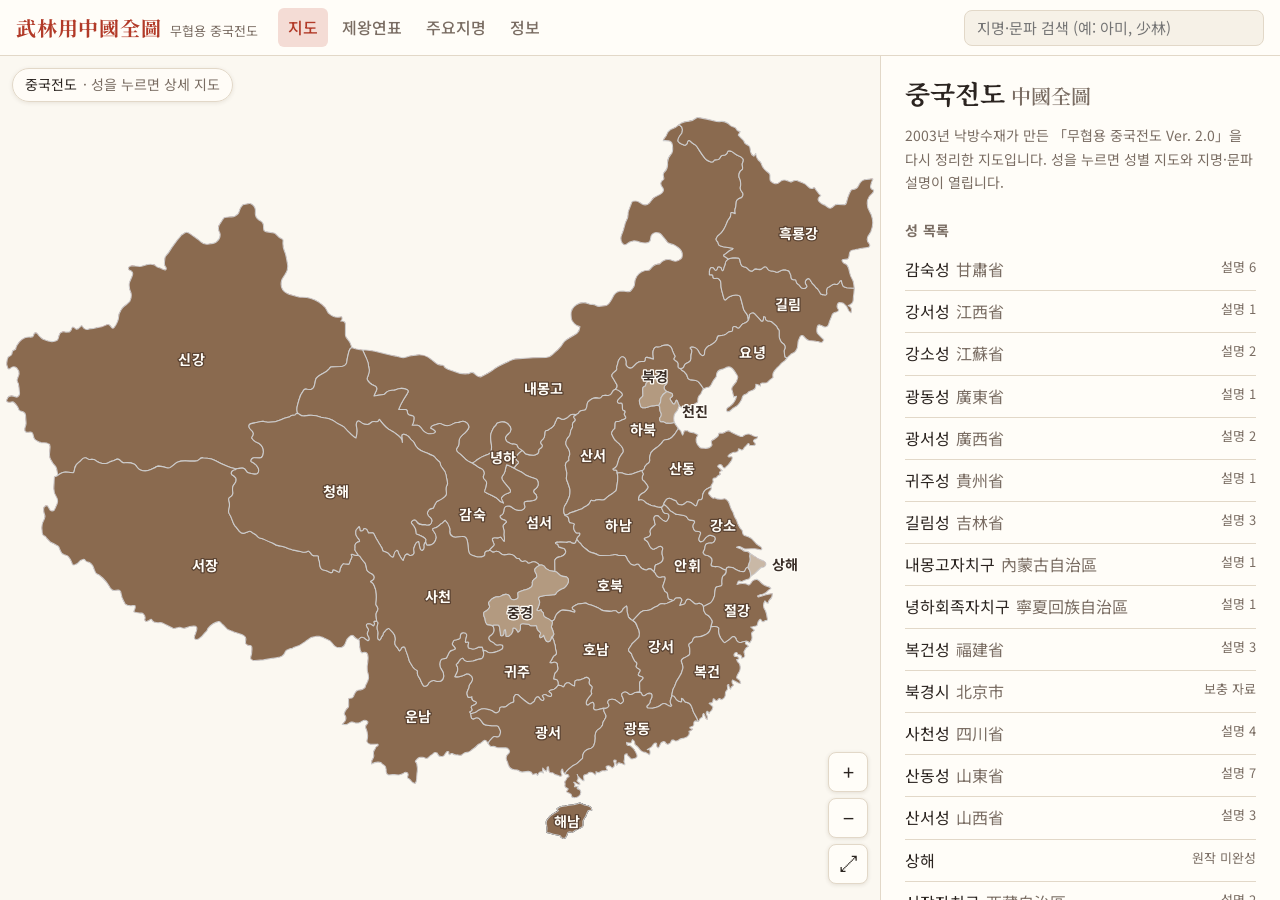
<file: docs/index.html>
<!doctype html>
<html lang="ko">
<head>
<meta charset="utf-8">
<meta name="viewport" content="width=device-width, initial-scale=1, viewport-fit=cover">
<title>무협용 중국전도</title>
<meta name="description" content="2003년 「무협용 중국전도 Ver. 2.0」(낙방수재)을 웹 지도로 다시 만든 것. 성별 지도, 지명·문파 설명, 제왕연표.">
<link rel="preconnect" href="https://fonts.googleapis.com">
<link rel="preconnect" href="https://fonts.gstatic.com" crossorigin>
<link rel="stylesheet" href="https://fonts.googleapis.com/css2?family=Noto+Sans+KR:wght@400;500;700&family=Noto+Serif+KR:wght@600;700&display=swap">
<link rel="stylesheet" href="style.css">
</head>
<body>
<header class="top">
  <a class="brand" href="#/"><span class="brand-hanja">武林用中國全圖</span><span class="brand-ko">무협용 중국전도</span></a>
  <nav class="nav" aria-label="주 메뉴">
    <a href="#/" data-nav="map">지도</a>
    <a href="#/emperors" data-nav="emperors">제왕연표</a>
    <a href="#/landmarks" data-nav="landmarks">주요지명</a>
    <a href="#/about" data-nav="about">정보</a>
  </nav>
  <div class="search">
    <input id="q" type="search" placeholder="지명·문파 검색 (예: 아미, 少林)" autocomplete="off" aria-label="지명·문파 검색" aria-controls="results">
    <ul id="results" class="results" role="listbox" hidden></ul>
  </div>
</header>

<main>
  <section id="view-map" class="view">
    <div class="map-wrap">
      <div class="crumbs" id="crumbs"></div>
      <svg id="map" class="map" role="img" aria-label="지도"></svg>
      <ul class="legend" id="legend" hidden aria-label="범례">
        <li class="legend-toggle"><button type="button" id="legend-toggle" aria-expanded="false">범례 ▾</button></li>
        <li><svg viewBox="0 0 26 12"><circle cx="13" cy="6" r="4.5" fill="none" stroke="#b8452f" stroke-width="2"/></svg>성도(省都)</li>
        <li><svg viewBox="0 0 26 12"><circle cx="13" cy="6" r="3.5" fill="#fffdf8" stroke="#3b2f28"/></svg>시(市)·현(縣)</li>
        <li><svg viewBox="0 0 26 12"><path d="M2 6H24" stroke="#3b2f28" stroke-width="2.5"/></svg>성(省) 경계</li>
        <li><svg viewBox="0 0 26 12"><path d="M2 6H24" stroke="#b8452f" stroke-width="2"/></svg>관도(大)</li>
        <li><svg viewBox="0 0 26 12"><path d="M2 6H24" stroke="#d29a52" stroke-width="1.5"/></svg>관도(少)</li>
        <li><svg viewBox="0 0 26 12"><path d="M2 7Q8 2 13 6T24 5" fill="none" stroke="#4a7aa6" stroke-width="1.5"/></svg>강(江)</li>
      </ul>
      <div class="zoom">
        <button type="button" id="zin" aria-label="확대">+</button>
        <button type="button" id="zout" aria-label="축소">−</button>
        <button type="button" id="zfit" aria-label="전체 보기">⤢</button>
      </div>
    </div>
    <aside id="panel" class="panel" aria-live="polite">
      <button type="button" class="panel-grip" id="grip" aria-label="패널 펼치기/접기"></button>
      <div id="panel-body" class="panel-body"></div>
    </aside>
  </section>
  <section id="view-page" class="view page" hidden></section>
</main>

<noscript><p class="noscript">이 사이트는 JavaScript가 필요합니다.</p></noscript>
<script src="app.js"></script>
</body>
</html>
</file>
<file: docs/style.css>
:root {
  --bg: #f6f1e7;
  --paper: #fffdf8;
  --ink: #2b2420;
  --muted: #7a6d63;
  --line: #e2d8c8;
  --accent: #b23a28;
  --accent-soft: #f4dcd5;
  --province: #8a6a4f;
  --province-hover: #6f5340;
  --shadow: 0 2px 12px rgba(60, 40, 20, .12);
  --top-h: 56px;
  --panel-w: 400px;
  color-scheme: light;
}
@media (prefers-color-scheme: dark) {
  :root:not([data-theme="light"]) {
    --bg: #1c1916; --paper: #26221e; --ink: #ece4d8; --muted: #a89a8a; --line: #3a332c;
    --accent: #e0705c; --accent-soft: #4a2a23; --shadow: 0 2px 12px rgba(0, 0, 0, .4);
    color-scheme: dark;
  }
}
:root[data-theme="dark"] {
  --bg: #1c1916; --paper: #26221e; --ink: #ece4d8; --muted: #a89a8a; --line: #3a332c;
  --accent: #e0705c; --accent-soft: #4a2a23; --shadow: 0 2px 12px rgba(0, 0, 0, .4);
  color-scheme: dark;
}

* { box-sizing: border-box; }
html, body { margin: 0; height: 100%; }
body {
  background: var(--bg); color: var(--ink);
  font: 16px/1.7 "Noto Sans KR", system-ui, sans-serif;
  word-break: keep-all; overflow-wrap: anywhere;
}
a { color: var(--accent); }
button { font: inherit; color: inherit; }

/* header */
.top {
  position: sticky; top: 0; z-index: 20; height: var(--top-h);
  display: flex; align-items: center; gap: 20px; padding: 0 16px;
  background: var(--paper); border-bottom: 1px solid var(--line);
}
.brand { display: flex; align-items: baseline; gap: 8px; text-decoration: none; color: var(--ink); white-space: nowrap; }
.brand-hanja { font: 700 20px "Noto Serif KR", serif; color: var(--accent); letter-spacing: .04em; }
.brand-ko { font-size: 13px; color: var(--muted); }
.nav { display: flex; gap: 4px; }
.nav a { padding: 6px 10px; border-radius: 6px; text-decoration: none; color: var(--muted); font-weight: 500; white-space: nowrap; }
.nav a:hover { color: var(--ink); background: var(--bg); }
.nav a.on { color: var(--accent); background: var(--accent-soft); }
.search { position: relative; margin-left: auto; width: 300px; }
.search input {
  width: 100%; height: 36px; padding: 0 12px; border: 1px solid var(--line); border-radius: 8px;
  background: var(--bg); color: var(--ink); font: inherit; font-size: 15px;
}
.search input:focus { outline: 2px solid var(--accent); outline-offset: -1px; }
.results {
  position: absolute; top: 42px; right: 0; width: 360px; max-width: calc(100vw - 32px); max-height: 60vh; overflow: auto;
  margin: 0; padding: 4px; list-style: none; background: var(--paper); border: 1px solid var(--line);
  border-radius: 10px; box-shadow: var(--shadow);
}
.results li { padding: 8px 10px; border-radius: 6px; cursor: pointer; line-height: 1.4; }
.results li[aria-selected="true"], .results li:hover { background: var(--accent-soft); }
.results .r-name { font-weight: 700; }
.results .r-hanja { color: var(--muted); margin-left: 4px; }
.results .r-meta { display: block; font-size: 13px; color: var(--muted); }
.results .r-empty { color: var(--muted); cursor: default; }

/* map view */
main { height: calc(100% - var(--top-h)); }
.view { height: 100%; }
#view-map { display: flex; }
#view-map[hidden] { display: none; }
.map-wrap { position: relative; flex: 1; min-width: 0; background: #fbf8f1; }
.map { width: 100%; height: 100%; display: block; touch-action: none; cursor: grab; user-select: none; }
.map.dragging { cursor: grabbing; }
.crumbs {
  position: absolute; top: 12px; left: 12px; z-index: 2; display: flex; gap: 6px; align-items: center;
  padding: 4px 12px; background: rgba(255, 253, 248, .92); border: 1px solid #e2d8c8; border-radius: 999px;
  font-size: 14px; color: #2b2420; box-shadow: 0 1px 4px rgba(60, 40, 20, .1);
}
.crumbs a { color: #b23a28; text-decoration: none; font-weight: 500; }
.zoom { position: absolute; right: 12px; bottom: 16px; display: flex; flex-direction: column; gap: 6px; }
.zoom button {
  width: 40px; height: 40px; border: 1px solid #e2d8c8; border-radius: 8px; background: #fffdf8; color: #2b2420;
  font-size: 20px; line-height: 1; cursor: pointer; box-shadow: 0 1px 4px rgba(60, 40, 20, .12);
}
.zoom button:hover { background: #f4dcd5; }

/* svg content */
.map .province path[fill="#ff0000"] { fill: var(--province); transition: fill .15s; }
.map .province { cursor: pointer; }
.map .province:hover path[fill="#ff0000"], .map .province.on path[fill="#ff0000"] { fill: var(--province-hover); }
.map .province.todo path[fill="#ff0000"] { fill: #c9b8a6; }
.map .province.extra path[fill="#ff0000"] { fill: #b39a80; }
.plbl { font-family: "Noto Sans KR", sans-serif; font-weight: 700; fill: #fffdf8; paint-order: stroke; stroke: #5b4332; stroke-linejoin: round; cursor: pointer; letter-spacing: .02em; }
.plbl.light { fill: #3b2f28; stroke: #fffdf8; }
.lbl { font-family: "Noto Sans KR", sans-serif; paint-order: stroke; stroke: #fffdf8; stroke-linejoin: round; fill: #3a302a; cursor: pointer; }
.lbl.minor { fill: #4a4038; }
.lbl.major { font-weight: 700; fill: #8c2a1c; }
.lbl.nb { fill: #8a7a6c; font-style: italic; }
.lbl.sel { fill: #b23a28; }
.lbl .hj { fill: #8a7a6c; font-weight: 400; }
.mk { fill: none; stroke: #b23a28; cursor: pointer; }
.mk.sel { fill: rgba(178, 58, 40, .2); }
.hide-minor .minor { display: none; }
.hide-hanja .hj { display: none; }

/* province maps: old-map palette over the original SWF colours (SVG files stay untouched) */
.map.detail [stroke="#000000"] { stroke: #3b2f28; }
.map.detail [stroke="#ff0000"] { stroke: #b8452f; }
.map.detail [stroke="#ff6600"] { stroke: #d29a52; }
.map.detail [stroke="#0000ff"], .map.detail [stroke="#0066ff"], .map.detail [stroke="#0033ff"] { stroke: #4a7aa6; }
.map.detail [fill="#0000ff"]:not([fill-opacity]), .map.detail [fill="#0099ff"], .map.detail [fill="#0066ff"] { fill: #7fa8c9; }
.map.detail [fill="#3399ff"] { fill: #fffdf8; }
.map.detail [fill="#009900"], .map.detail [fill="#339900"]:not([fill-opacity]) { fill: #6d8a55; }
.map.detail [fill-opacity="0.2"] { fill-opacity: .08; }
/* sea gradients: bright cyan→blue in the original, light indigo washes here */
.map.detail stop[stop-color="#00ccff"], .map.detail stop[stop-color="#00ffff"], .map.detail stop[stop-color="#0099cc"],
.map.detail stop[stop-color="#0099ff"], .map.detail stop[stop-color="#00a0ff"] { stop-color: #d3e2ed; }
.map.detail stop[stop-color="#0000ff"], .map.detail stop[stop-color="#0066ff"], .map.detail stop[stop-color="#006cff"],
.map.detail stop[stop-color="#004fff"] { stop-color: #a7c1d8; }

.legend {
  position: absolute; left: 12px; bottom: 16px; z-index: 2; margin: 0; padding: 8px 12px; list-style: none;
  background: rgba(255, 253, 248, .92); border: 1px solid #e2d8c8; border-radius: 8px;
  font-size: 12px; line-height: 1.9; color: #3a302a; box-shadow: 0 1px 4px rgba(60, 40, 20, .1);
}
.legend[hidden] { display: none; }
.legend .legend-toggle { display: none; }
.legend li { display: flex; align-items: center; gap: 8px; }
.legend svg { width: 26px; height: 12px; flex: none; }

/* side panel */
.panel {
  width: var(--panel-w); flex: none; overflow: auto; background: var(--paper);
  border-left: 1px solid var(--line); position: relative;
}
.panel-grip { display: none; }
.panel-body { padding: 20px 24px 40px; }
.panel h2 { margin: 0; font: 700 26px/1.3 "Noto Serif KR", serif; }
.panel h2 .hj { font-weight: 600; color: var(--muted); font-size: 20px; margin-left: 6px; }
.meta { display: flex; flex-wrap: wrap; gap: 6px; margin: 10px 0 16px; }
.chip { display: inline-block; padding: 1px 10px; border-radius: 999px; font-size: 13px; background: var(--bg); border: 1px solid var(--line); color: var(--muted); text-decoration: none; }
a.chip:hover { border-color: var(--accent); color: var(--accent); }
.chip.k { background: var(--accent-soft); border-color: transparent; color: var(--accent); }
.page-title { margin: 22px 0 6px; font-size: 15px; color: var(--accent); font-weight: 700; }
.prose p { margin: 0 0 .9em; }
.prose p.li { padding-left: .2em; }
.prose h4 { margin: 1.4em 0 .4em; font-size: 16px; }
.note { font-size: 14px; color: var(--muted); }
.note.corr { padding: 6px 10px; border-radius: 6px; background: var(--bg); }
.linklike { border: 0; padding: 0; margin-left: 4px; background: none; color: var(--accent); font-size: inherit; text-decoration: underline; cursor: pointer; }
.linklike.orig-small { font-size: 12px; font-weight: 400; text-decoration: none; vertical-align: middle; }
.btn {
  display: inline-block; margin: 4px 0 16px; padding: 8px 16px; border-radius: 8px; background: var(--accent);
  color: #fff; text-decoration: none; font-weight: 500; border: 0; cursor: pointer;
}
.list { list-style: none; margin: 0 0 20px; padding: 0; }
.list li a { display: flex; justify-content: space-between; gap: 8px; padding: 7px 0; border-bottom: 1px solid var(--line); text-decoration: none; color: var(--ink); }
.list li a:hover { color: var(--accent); }
.list .hj, .page h2 .hj { color: var(--muted); margin-left: .35em; font-weight: 400; }
.list .k { color: var(--muted); font-size: 13px; white-space: nowrap; }
.section-h { margin: 24px 0 6px; font-size: 14px; color: var(--muted); font-weight: 700; letter-spacing: .02em; }
.pages-nav { display: flex; flex-wrap: wrap; gap: 6px; margin: 0 0 8px; }
.pages-nav a { font-size: 13px; }

/* text pages */
.page { overflow: auto; }
.page-inner { max-width: 860px; margin: 0 auto; padding: 28px 16px 64px; }
.page h1 { font: 700 30px/1.3 "Noto Serif KR", serif; margin: 0 0 6px; }
.page h1 .hj { color: var(--muted); font-size: 22px; margin-left: 8px; }
.page h2 { font: 700 22px/1.4 "Noto Serif KR", serif; margin: 32px 0 8px; }
.lead { color: var(--muted); margin: 0 0 20px; }
.tabs { display: flex; flex-wrap: wrap; gap: 6px; margin: 16px 0 20px; }
.tabs a { padding: 4px 12px; border-radius: 999px; border: 1px solid var(--line); text-decoration: none; color: var(--ink); background: var(--paper); font-size: 15px; }
.tabs a.on { background: var(--accent); border-color: var(--accent); color: #fff; }
.tabs .sub { font-size: 13px; }
table.emp { width: 100%; border-collapse: collapse; background: var(--paper); border: 1px solid var(--line); border-radius: 8px; overflow: hidden; }
.emp th, .emp td { padding: 8px 12px; text-align: left; border-bottom: 1px solid var(--line); }
.emp th { font-size: 14px; color: var(--muted); font-weight: 500; background: var(--bg); }
.emp td.y { font-variant-numeric: tabular-nums; white-space: nowrap; }
.emp tr.grp td { background: var(--accent-soft); color: var(--accent); font-weight: 700; }
.emp .hj { color: var(--muted); margin-left: 6px; }
.card { background: var(--paper); border: 1px solid var(--line); border-radius: 10px; padding: 20px 22px; margin: 16px 0; }
.noscript { padding: 20px; }

/* mobile */
@media (max-width: 760px) {
  :root { --top-h: 104px; }
  .top { flex-wrap: wrap; height: auto; min-height: var(--top-h); gap: 6px 8px; padding: 8px 12px; align-content: center; }
  .brand-ko { display: none; }
  .brand-hanja { font-size: 17px; }
  .nav { margin-left: auto; gap: 0; }
  .nav a { padding: 4px 7px; font-size: 14px; }
  .search { width: 100%; margin: 0; }
  .results { left: 0; right: 0; width: auto; max-width: none; }
  #view-map { display: block; position: relative; }
  .map-wrap { height: 100%; }
  .panel {
    position: absolute; left: 0; right: 0; bottom: 0; width: auto; max-height: 62%; z-index: 5;
    border-left: 0; border-top: 1px solid var(--line); border-radius: 16px 16px 0 0; box-shadow: 0 -4px 20px rgba(0, 0, 0, .15);
    transform: translateY(calc(100% - 64px)); transition: transform .25s ease;
  }
  .panel.open { transform: none; }
  .panel-grip { display: block; position: sticky; top: 0; width: 100%; height: 22px; border: 0; background: var(--paper); cursor: pointer; z-index: 1; }
  .panel-grip::before { content: ""; display: block; width: 44px; height: 5px; margin: 8px auto; border-radius: 3px; background: var(--line); }
  .panel-body { padding: 0 16px 32px; }
  .panel h2 { font-size: 22px; }
  .zoom { bottom: 80px; }
  .legend { bottom: 80px; font-size: 11px; line-height: 1.7; padding: 4px 10px; }
  .legend .legend-toggle { display: block; }
  .legend-toggle button { border: 0; padding: 2px 0; background: none; color: inherit; font-size: 12px; font-weight: 500; cursor: pointer; }
  .legend:not(.open) li:not(.legend-toggle) { display: none; }
  .crumbs { top: 8px; left: 8px; right: 8px; overflow-x: auto; white-space: nowrap; }
  .emp th, .emp td { padding: 6px 8px; font-size: 14px; }
}
</file>
